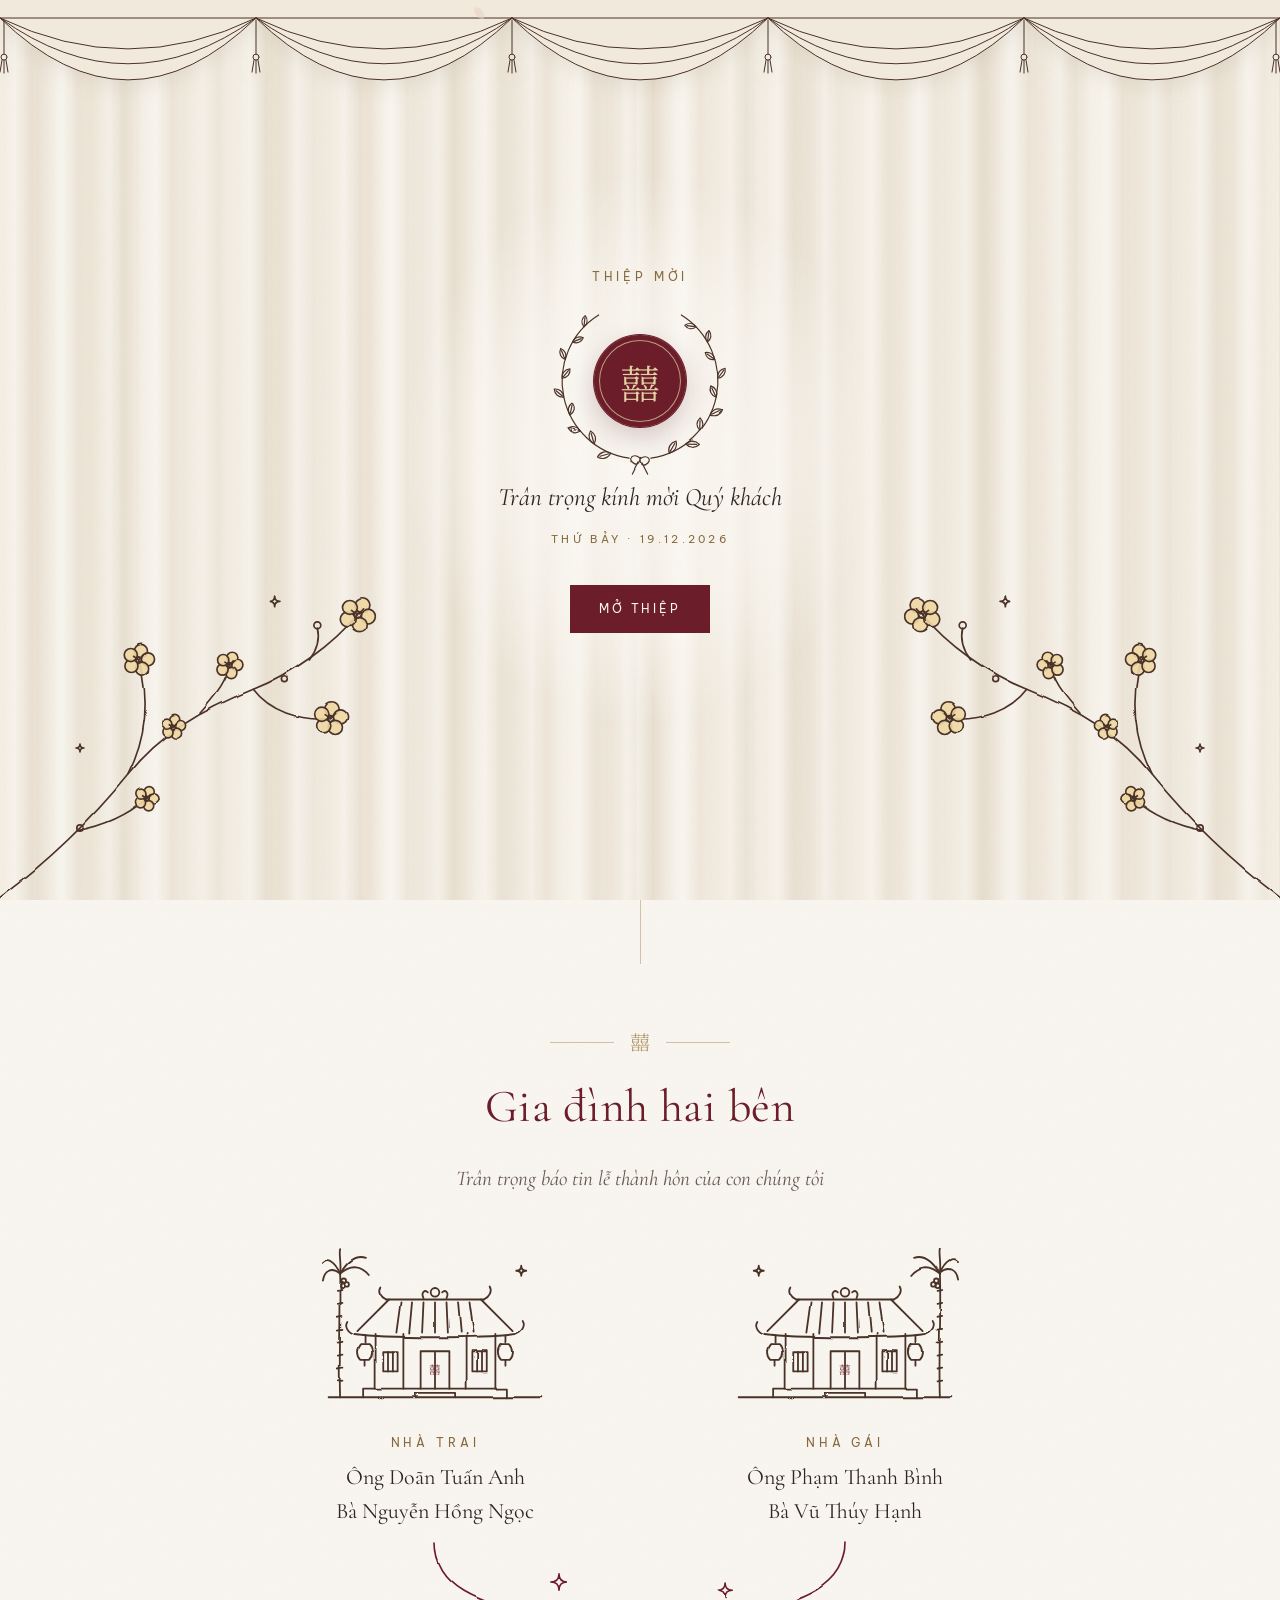
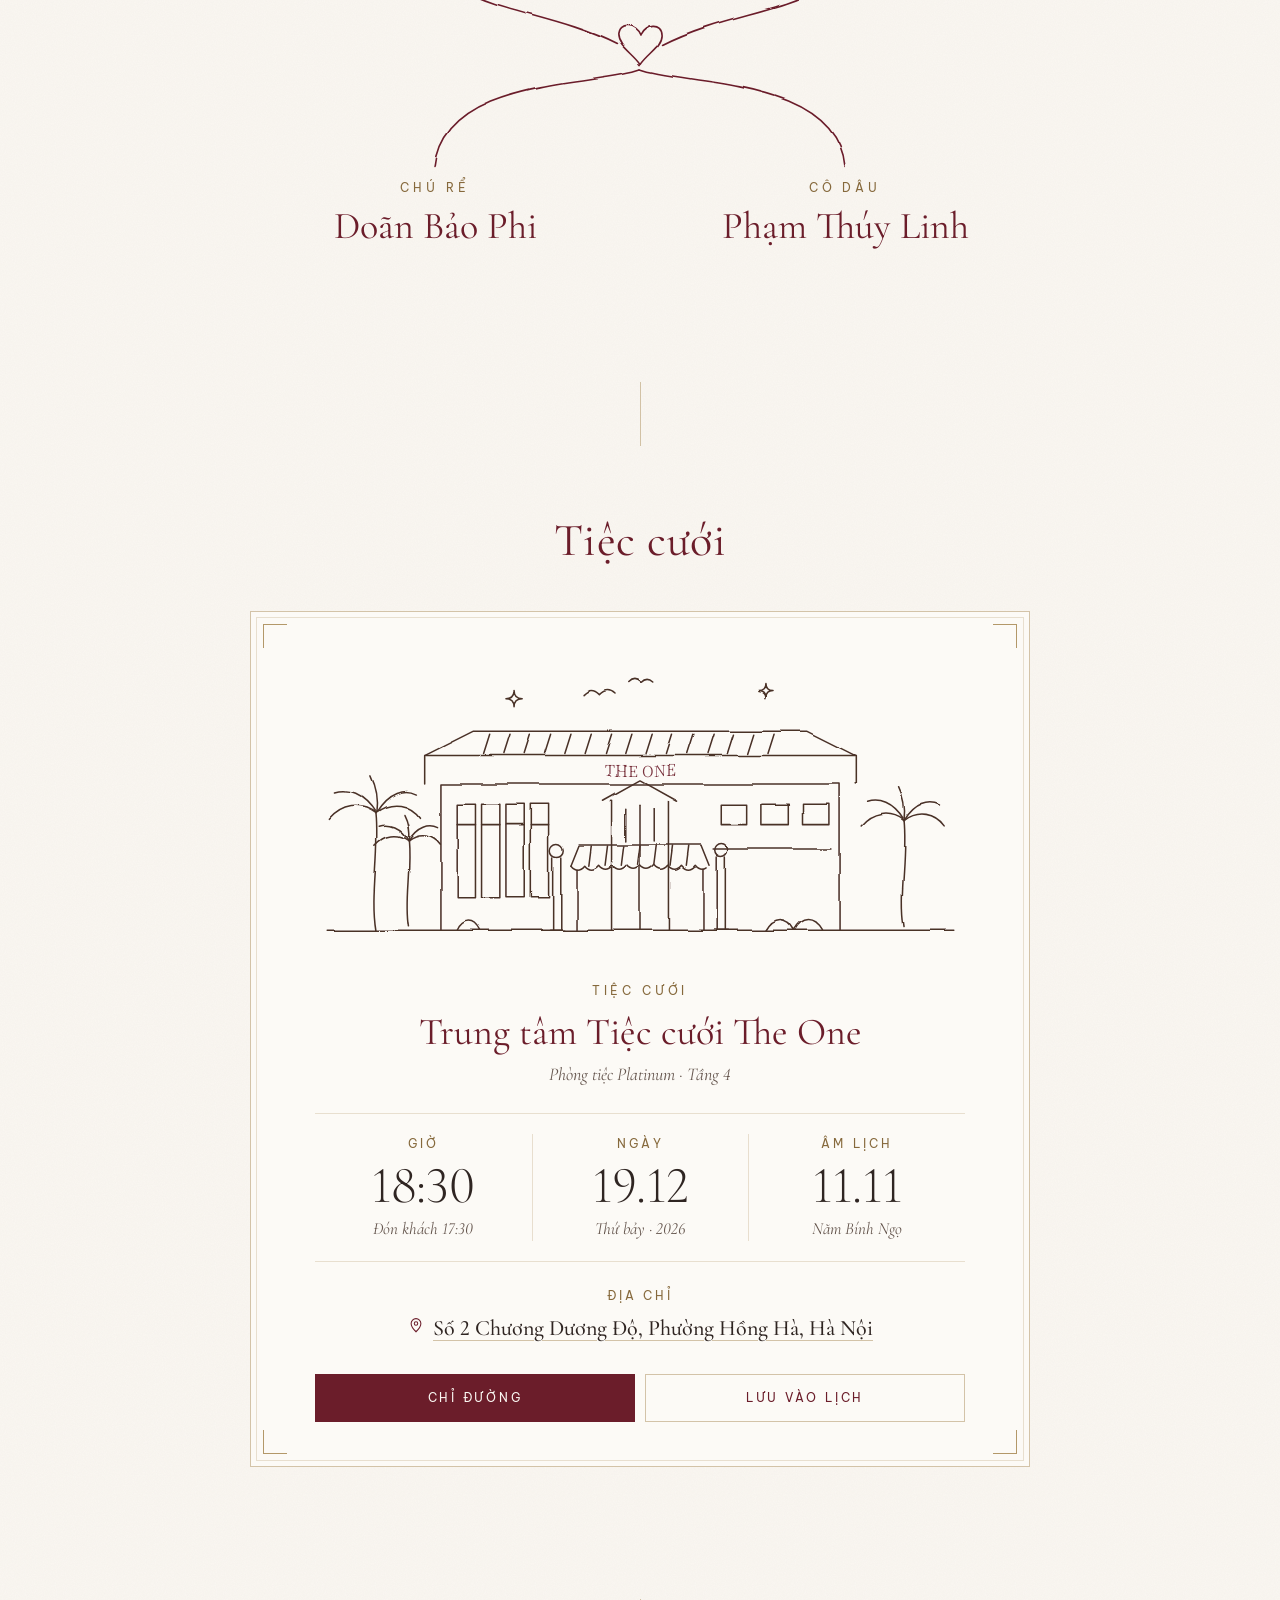
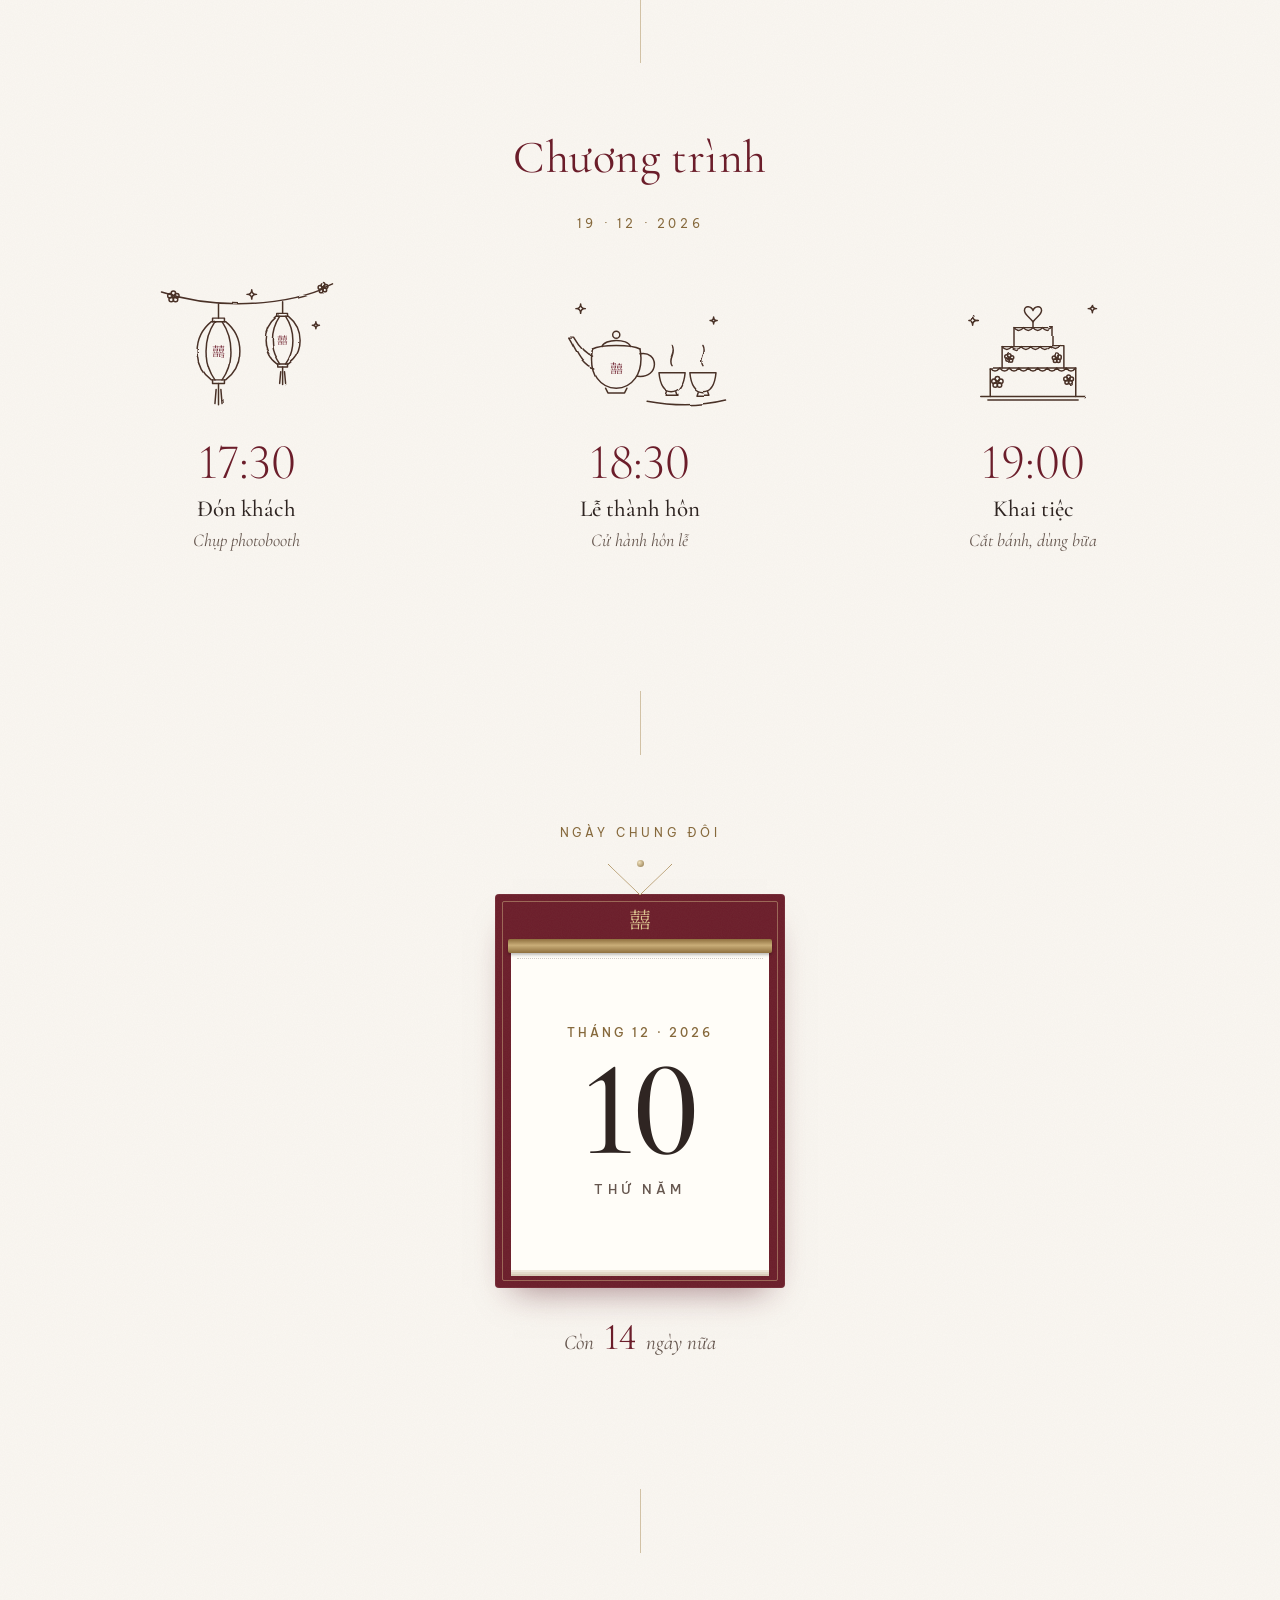
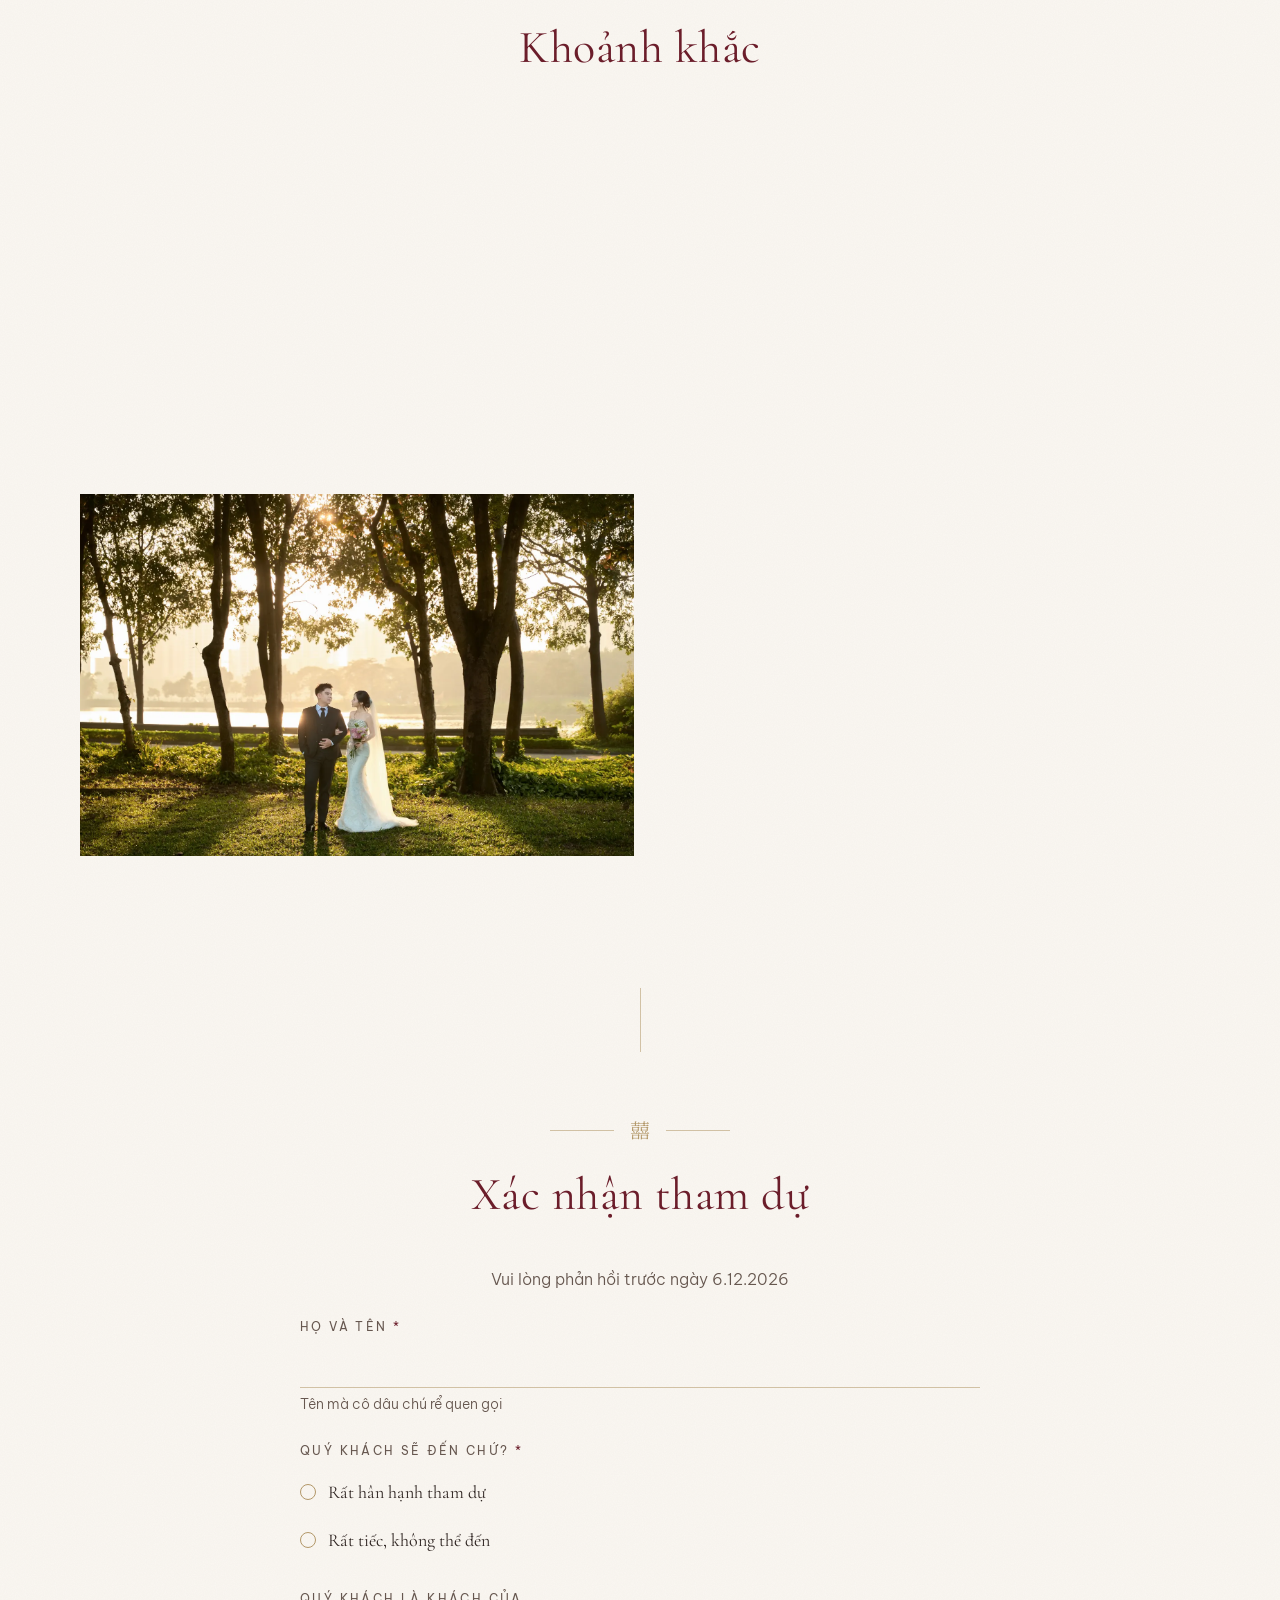
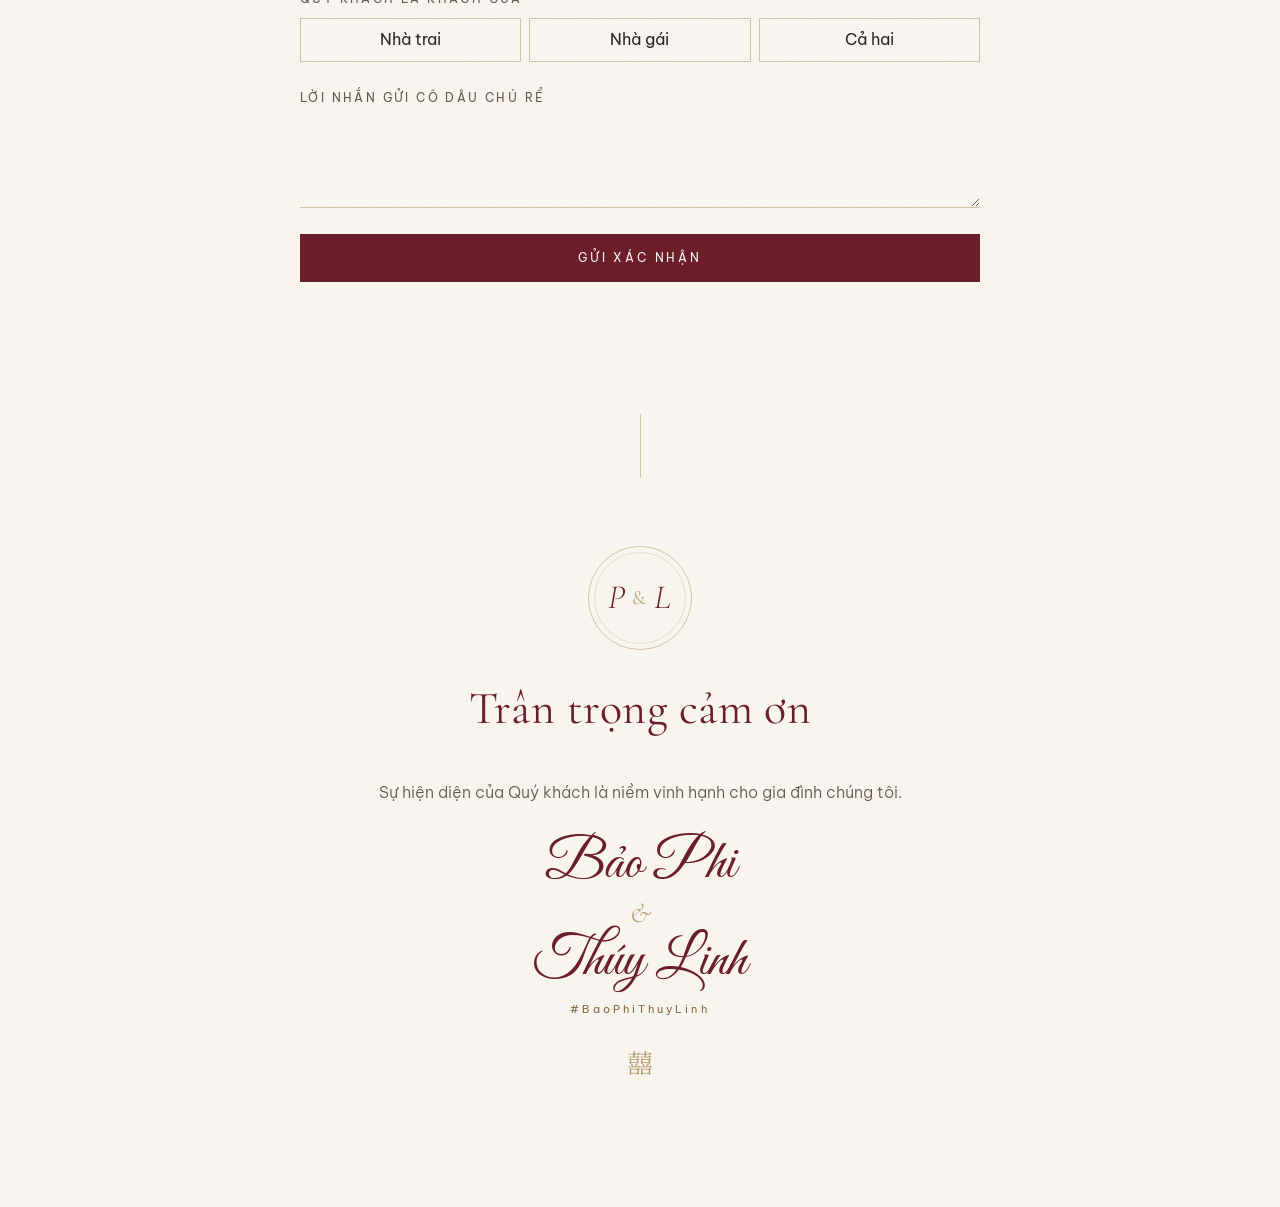
<file: index.html>
<!doctype html>
<html lang="vi">
<head>
  <meta charset="utf-8">
  <meta name="viewport" content="width=device-width, initial-scale=1, viewport-fit=cover">
  <title>Bảo Phi &amp; Thúy Linh · 19.12.2026</title>
  <meta name="description" content="Trân trọng kính mời Quý khách đến dự tiệc cưới của Bảo Phi &amp; Thúy Linh · 18:30, Thứ Bảy 19.12.2026 · Trung tâm Tiệc cưới The One, Hà Nội">
  <meta name="theme-color" content="#FAF7F2">

  <!-- Link preview (Zalo, Messenger, Facebook). Change these URLs if the domain changes.
       og:image must be an absolute https URL for Zalo and Facebook to show it. -->
  <meta property="og:type" content="website">
  <meta property="og:title" content="Bảo Phi &amp; Thúy Linh · 19.12.2026">
  <meta property="og:description" content="Trân trọng kính mời Quý khách đến dự tiệc cưới của gia đình chúng tôi · 18:30, Thứ Bảy 19.12.2026 · The One, Hà Nội.">
  <meta property="og:url" content="https://phi-linh.xyz/">
  <meta property="og:image" content="https://phi-linh.xyz/assets/images/og-preview.jpg">
  <meta property="og:image:width" content="1200">
  <meta property="og:image:height" content="630">
  <meta property="og:locale" content="vi_VN">
  <meta name="twitter:card" content="summary_large_image">
  <link rel="icon" href="assets/images/favicon.svg" type="image/svg+xml">

  <link rel="preconnect" href="https://fonts.googleapis.com">
  <link rel="preconnect" href="https://fonts.gstatic.com" crossorigin>
  <link rel="stylesheet" href="https://fonts.googleapis.com/css2?family=Be+Vietnam+Pro:wght@300;400;500&family=Cormorant+Garamond:ital,wght@0,300;0,400;0,500;1,400&family=Great+Vibes&display=swap">
  <!-- Song Hỷ glyph only: the text= parameter keeps this font download to a few KB. -->
  <link rel="stylesheet" href="https://fonts.googleapis.com/css2?family=Noto+Serif+TC:wght@300&text=%E5%9B%8D&display=swap">
  <link rel="stylesheet" href="assets/css/style.css?v=1792950000">
</head>
<body class="is-locked">

  <!-- Line-art symbols reused across the page -->
  <svg width="0" height="0" style="position:absolute" aria-hidden="true">
    <!-- Slight wobble so the sketches look drawn with a pen -->
    <filter id="hand" x="-5%" y="-5%" width="110%" height="110%">
      <feTurbulence type="fractalNoise" baseFrequency=".035" numOctaves="2" seed="7"/>
      <feDisplacementMap in="SourceGraphic" scale="2.2" xChannelSelector="R" yChannelSelector="G"/>
    </filter>
    <symbol id="mai" viewBox="0 0 40 40">
      <g fill="none" stroke="currentColor" stroke-width=".8" stroke-linecap="round">
        <path d="M20 19c-3-4-3-9 0-12 3 3 3 8 0 12z"/>
        <path d="M20 19c-3-4-3-9 0-12 3 3 3 8 0 12z" transform="rotate(72 20 20)"/>
        <path d="M20 19c-3-4-3-9 0-12 3 3 3 8 0 12z" transform="rotate(144 20 20)"/>
        <path d="M20 19c-3-4-3-9 0-12 3 3 3 8 0 12z" transform="rotate(216 20 20)"/>
        <path d="M20 19c-3-4-3-9 0-12 3 3 3 8 0 12z" transform="rotate(288 20 20)"/>
        <circle cx="20" cy="20" r="1.6"/>
      </g>
    </symbol>
    <symbol id="sprig" viewBox="0 0 120 40">
      <g fill="none" stroke="currentColor" stroke-width=".7" stroke-linecap="round">
        <path d="M2 30c30-2 60-10 116-26"/>
        <path d="M34 26c2-6 6-9 11-10"/><path d="M62 19c1-6 5-10 10-11"/><path d="M88 12c2-4 5-6 9-7"/>
        <path d="M44 25c4 3 9 4 14 2"/><path d="M74 17c4 3 8 3 12 1"/>
      </g>
      <use href="#mai" x="40" y="6" width="14" height="14"/>
      <use href="#mai" x="70" y="0" width="11" height="11"/>
      <use href="#mai" x="98" y="-2" width="9" height="9"/>
    </symbol>
  </svg>

  <!-- ============ COVER ============ -->
  <!-- Two fabric drapes. main.js animates them: closed → tied back → off screen. -->
  <div class="cover" id="cover" role="dialog" aria-modal="true" aria-labelledby="cover-greeting">
    <div class="drape drape--left" aria-hidden="true"><div class="drape__rim"></div><div class="drape__cloth"></div><div class="drape__tie"></div></div>
    <div class="drape drape--right" aria-hidden="true"><div class="drape__rim"></div><div class="drape__cloth"></div><div class="drape__tie"></div></div>
    <div class="cover__flora cover__flora--left is-visible" aria-hidden="true"></div>
    <div class="cover__flora cover__flora--right is-visible" aria-hidden="true"></div>
    <div class="cover__valance is-visible" id="valance" aria-hidden="true"></div>
    <canvas class="cover__petals" id="petals" aria-hidden="true"></canvas>
    <div class="cover__content">
      <p class="kicker" data-i18n="coverKicker">Thiệp mời</p>
      <div class="seal-wrap" aria-hidden="true">
        <div class="cover__wreath is-visible" id="wreath"></div>
        <div class="seal"><span class="hy">囍</span></div>
      </div>
      <h1 class="cover__greeting" id="cover-greeting" data-i18n="coverGreeting">Trân trọng kính mời Quý khách</h1>
      <p class="cover__date" id="cover-date"></p>
      <button class="btn btn--solid cover__open" id="open-invite" type="button" data-i18n="coverOpen">Mở thiệp</button>
    </div>
  </div>

  <!-- ============ FLOATING CONTROLS ============ -->
  <div class="controls" id="controls" hidden>
    <div class="lang" role="group" aria-label="Language / Ngôn ngữ">
      <button type="button" data-lang="vi" aria-pressed="true">VI</button>
      <button type="button" data-lang="en" aria-pressed="false">EN</button>
    </div>
  </div>
  <button class="music" id="music" type="button" aria-pressed="false" hidden>
    <svg viewBox="0 0 24 24" aria-hidden="true"><path class="music__note" d="M9 18V6l10-2v12"/><circle cx="6.5" cy="18" r="2.5"/><circle cx="16.5" cy="16" r="2.5"/></svg>
    <span class="sr-only" data-music-label></span>
  </button>

  <main class="card" id="main">

    <!-- ============ HERO ============ -->
    <section class="hero section" aria-labelledby="hero-names">
      <svg class="hero__sprig" aria-hidden="true"><use href="#sprig"/></svg>
      <p class="kicker reveal" data-i18n="heroKicker">Lễ thành hôn</p>
      <div class="hero__photo reveal reveal--left" id="hero-photo"></div>
      <h2 class="hero__names script reveal" id="hero-names" data-names></h2>
      <p class="hero__lead reveal" data-i18n="heroLead">Trân trọng kính mời Quý khách đến dự tiệc cưới của gia đình chúng tôi</p>
      <div class="date reveal" id="hero-date"></div>
      <p class="hero__lunar reveal" id="hero-lunar"></p>
      <blockquote class="hero__quote reveal" id="hero-quote"></blockquote>
    </section>

    <!-- ============ FAMILY ============ -->
    <section class="family section" aria-labelledby="family-title">
      <div class="divider reveal"><span class="hy">囍</span></div>
      <h2 class="title reveal" id="family-title" data-i18n="familyTitle">Gia đình hai bên</h2>
      <p class="family__intro reveal" data-i18n="familyIntro">Trân trọng báo tin lễ thành hôn của con chúng tôi</p>
      <!-- Two houses, a red thread (tơ hồng) from each, tied in a heart between the couple -->
      <div class="family__tree">
        <div class="family__grid" id="family"></div>
        <div class="family__thread reveal" id="family-thread"></div>
        <div class="family__couple" id="couple"></div>
      </div>
    </section>

    <!-- ============ EVENTS ============ -->
    <section class="events section" aria-labelledby="events-title">
      <h2 class="title reveal" id="events-title" data-i18n="eventsTitle">Lễ cưới</h2>
      <div class="events__list" id="events"></div>
    </section>

    <!-- ============ PROGRAM (sketches) ============ -->
    <section class="program section" id="program-section" aria-labelledby="program-title">
      <h2 class="title reveal" id="program-title" data-i18n="programTitle">Chương trình</h2>
      <p class="program__date reveal" id="program-date"></p>
      <ol class="program__list" id="program"></ol>
    </section>

    <!-- ============ DATE (calendar.style in config.js: 'bloc' tear-off or 'page' month; ?cal= overrides) ============ -->
    <section class="when section" aria-labelledby="when-title">
      <p class="kicker reveal" id="when-title" data-i18n="whenTitle">Ngày chung đôi</p>
      <div class="when reveal" id="when"></div>
      <p class="when__left reveal" id="when-left"></p>
    </section>

    <!-- ============ ALBUM (self-contained: assets/js/album.js + .album styles) ============ -->
    <section class="section" aria-labelledby="album-title">
      <h2 class="title reveal" id="album-title" data-i18n="albumTitle">Khoảnh khắc</h2>
      <div class="album reveal" id="album"></div>
    </section>

    <!-- ============ STORY ============ -->
    <section class="story section" id="story-section" aria-labelledby="story-title">
      <h2 class="title reveal" id="story-title" data-i18n="storyTitle">Chuyện chúng mình</h2>
      <ol class="story__list" id="story"></ol>
    </section>

    <!-- ============ GIFT ============ -->
    <section class="gift section" id="gift-section" aria-labelledby="gift-title">
      <div class="gift__art reveal" id="gift-art"></div>
      <h2 class="title reveal" id="gift-title" data-i18n="giftTitle">Mừng cưới</h2>
      <p class="muted reveal" data-i18n="giftIntro"></p>
      <button class="btn btn--ghost reveal" id="gift-toggle" type="button" aria-expanded="false" aria-controls="gift-panel" data-i18n="giftToggleOpen">Xem thông tin</button>
      <div class="gift__panel" id="gift-panel" hidden></div>
    </section>

    <!-- ============ RSVP ============ -->
    <section class="rsvp section" id="rsvp" aria-labelledby="rsvp-title">
      <div class="divider reveal"><span class="hy">囍</span></div>
      <h2 class="title reveal" id="rsvp-title" data-i18n="rsvpTitle">Xác nhận tham dự</h2>
      <p class="muted reveal" id="rsvp-deadline"></p>

      <form class="form reveal" id="rsvp-form" novalidate>
        <!-- Honeypot: display:none, so people and browser autofill never fill it; simple bots do -->
        <div class="hp" aria-hidden="true">
          <label for="f-hp">Leave empty</label>
          <input id="f-hp" name="hp_check" type="text" tabindex="-1" autocomplete="off">
        </div>

        <div class="field">
          <label for="f-name"><span data-i18n="fName">Họ và tên</span> <span class="req" aria-hidden="true">*</span></label>
          <input id="f-name" name="name" type="text" autocomplete="name" maxlength="80" required aria-describedby="f-name-hint f-name-err">
          <small id="f-name-hint" class="hint" data-i18n="fNameHint"></small>
          <small id="f-name-err" class="err" role="alert"></small>
        </div>

        <fieldset class="field">
          <legend><span data-i18n="fAttending">Quý khách sẽ đến chứ?</span> <span class="req" aria-hidden="true">*</span></legend>
          <div class="choices choices--stack">
            <label class="choice"><input type="radio" name="attending" value="yes" required><span data-i18n="yes"></span></label>
            <label class="choice"><input type="radio" name="attending" value="no"><span data-i18n="no"></span></label>
          </div>
          <small id="f-attending-err" class="err" role="alert"></small>
        </fieldset>

        <div class="attend-only" id="attend-only" hidden>
          <fieldset class="field">
            <legend data-i18n="fGuests">Số người tham dự</legend>
            <div class="choices choices--row">
              <label class="choice choice--pill"><input type="radio" name="guests" value="1" checked><span>1</span></label>
              <label class="choice choice--pill"><input type="radio" name="guests" value="2"><span>2</span></label>
              <label class="choice choice--pill"><input type="radio" name="guests" value="3"><span>3</span></label>
              <label class="choice choice--pill"><input type="radio" name="guests" value="other"><span data-i18n="other"></span></label>
            </div>
            <div class="field field--inline" id="guests-other-wrap" hidden>
              <label for="f-guests-other" data-i18n="fGuestsOther">Số người</label>
              <input id="f-guests-other" name="guestsOther" type="number" inputmode="numeric" min="1" max="20" aria-describedby="f-guests-err">
            </div>
            <small id="f-guests-err" class="err" role="alert"></small>
          </fieldset>

          <fieldset class="field" id="events-field">
            <legend data-i18n="fEvents">Quý khách sẽ dự</legend>
            <div class="choices choices--stack" id="f-events"></div>
            <small id="f-events-err" class="err" role="alert"></small>
          </fieldset>
        </div>

        <fieldset class="field">
          <legend data-i18n="fSide">Quý khách là khách của</legend>
          <div class="choices choices--row">
            <label class="choice choice--pill"><input type="radio" name="side" value="groom"><span data-i18n="sideGroom"></span></label>
            <label class="choice choice--pill"><input type="radio" name="side" value="bride"><span data-i18n="sideBride"></span></label>
            <label class="choice choice--pill"><input type="radio" name="side" value="both"><span data-i18n="sideBoth"></span></label>
          </div>
        </fieldset>

        <div class="field attend-only-diet" id="diet-wrap" hidden>
          <label for="f-diet" data-i18n="fDiet">Lưu ý ăn uống</label>
          <input id="f-diet" name="dietary" type="text" maxlength="200" data-i18n-placeholder="fDietHint">
        </div>

        <div class="field">
          <label for="f-message" data-i18n="fMessage">Lời nhắn</label>
          <textarea id="f-message" name="message" rows="3" maxlength="1000"></textarea>
        </div>

        <p class="form__error" id="form-error" role="alert"></p>
        <button class="btn btn--solid btn--block" id="rsvp-submit" type="submit" data-i18n="submit">Gửi xác nhận</button>
        <p class="form__demo" id="form-demo" hidden data-i18n="demoNote"></p>
      </form>

      <div class="thanks" id="rsvp-thanks" hidden tabindex="-1">
        <div class="seal seal--small" aria-hidden="true"><span class="hy">囍</span></div>
        <p class="thanks__text" id="thanks-text"></p>
        <button class="btn btn--ghost" id="rsvp-edit" type="button" data-i18n="edit">Sửa câu trả lời</button>
      </div>
    </section>

    <!-- ============ CLOSING ============ -->
    <footer class="closing section">
      <div class="monogram reveal" id="monogram" aria-hidden="true"></div>
      <h2 class="title reveal" data-i18n="closingTitle">Trân trọng cảm ơn</h2>
      <p class="muted reveal" data-i18n="closingText"></p>
      <p class="closing__names script reveal" data-names></p>
      <p class="closing__tag reveal" id="hashtag"></p>
      <span class="hy closing__hy reveal" aria-hidden="true">囍</span>
    </footer>
  </main>

  <audio id="bgm" preload="none" loop></audio>

  <noscript><p class="noscript">Vui lòng bật JavaScript để xem thiệp. / Please enable JavaScript to view this invitation.</p></noscript>

  <script src="config.js?v=1792950000"></script>
  <script src="assets/js/album.js?v=1792950000"></script>
  <script src="assets/js/sketches.js?v=1792950000"></script>
  <script src="assets/js/main.js?v=1792950000"></script>
</body>
</html>
</file>
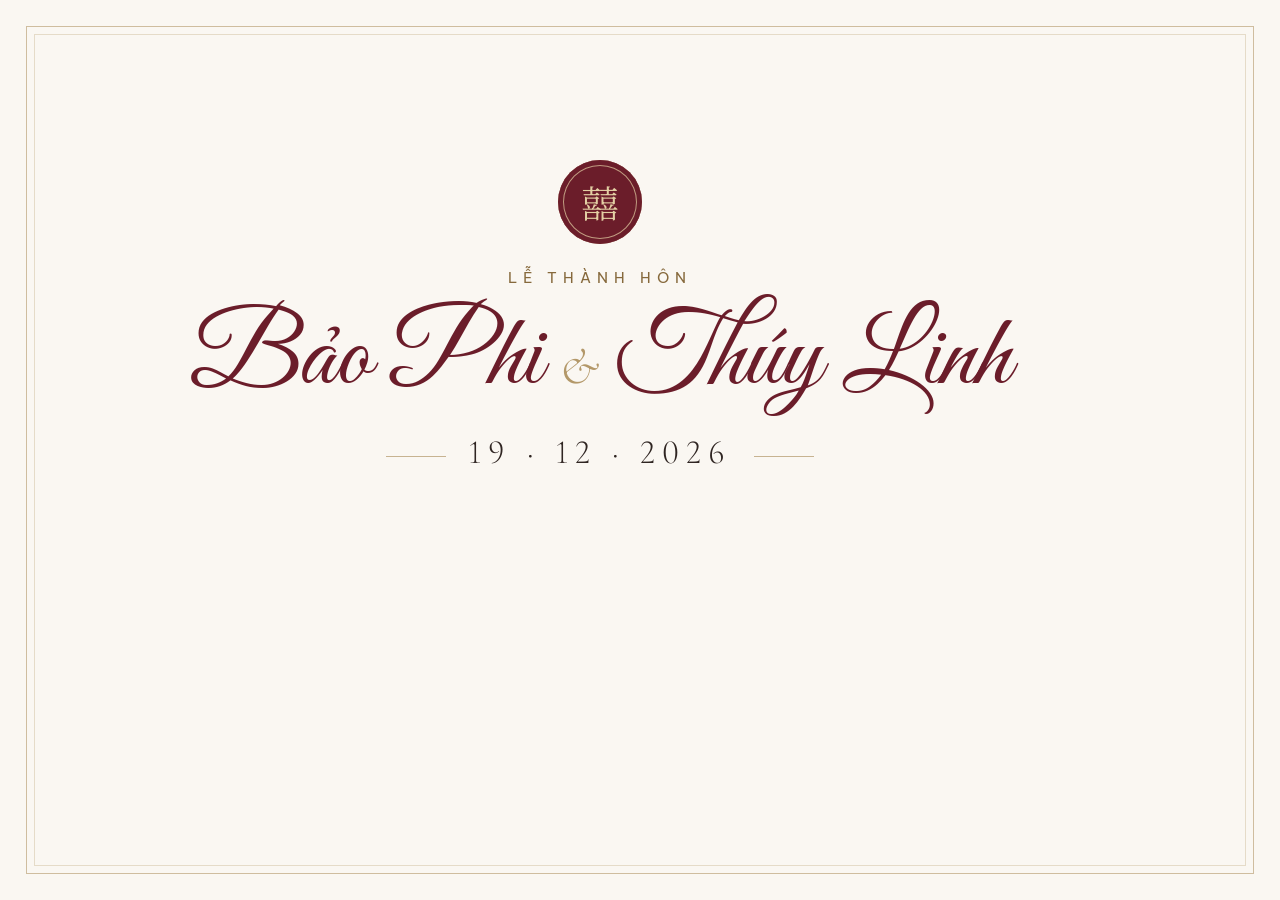
<file: tools/og-preview.html>
<!doctype html>
<!-- Source for assets/images/og-preview.jpg (1200×630). Edit, then re-render:
     "/Applications/Google Chrome.app/Contents/MacOS/Google Chrome" --headless --hide-scrollbars \
       --window-size=1200,630 --screenshot=og.png tools/og-preview.html
     and convert og.png to JPG (e.g. with squoosh.app). Or replace the JPG with a real photo. -->
<html lang="vi"><head><meta charset="utf-8">
<link rel="stylesheet" href="https://fonts.googleapis.com/css2?family=Be+Vietnam+Pro:wght@300;400&family=Cormorant+Garamond:ital,wght@0,300;0,400;1,400&family=Great+Vibes&display=block">
<link rel="stylesheet" href="https://fonts.googleapis.com/css2?family=Noto+Serif+TC:wght@300&text=%E5%9B%8D&display=block">
<style>
  html, body { margin: 0; width: 1200px; height: 630px; overflow: hidden; }
  body { background: #FAF7F2; display: grid; place-items: center; font-family: 'Cormorant Garamond', serif; color: #2F2522; font-feature-settings: "lnum" 1; }
  .frame { position: absolute; inset: 26px; border: 1px solid rgba(179,152,105,.6); }
  .frame::after { content: ''; position: absolute; inset: 7px; border: 1px solid rgba(179,152,105,.3); }
  .wrap { text-align: center; position: relative; }
  .seal { width: 84px; height: 84px; margin: 0 auto 26px; border-radius: 50%; background: #6B1D2A; color: #E3CFA4; display: grid; place-items: center;
          box-shadow: inset 0 0 0 5px #6B1D2A, inset 0 0 0 6px rgba(227,207,164,.7); font: 300 38px/1 'Noto Serif TC', serif; }
  .kicker { font: 400 15px/1 'Be Vietnam Pro', sans-serif; letter-spacing: .4em; text-transform: uppercase; color: #86693C; margin: 0 0 20px; }
  .names { font: 400 104px/1.05 'Great Vibes', cursive; color: #6B1D2A; margin: 0; }
  .names span { font: italic 300 52px/1 'Cormorant Garamond', serif; color: #B39869; margin: 0 18px; }
  .date { margin: 22px 0 0; font: 300 34px/1 'Cormorant Garamond', serif; letter-spacing: .2em; color: #2F2522; font-feature-settings: "lnum" 1; }
  .rule { display: inline-block; width: 60px; height: 1px; background: rgba(179,152,105,.7); vertical-align: middle; margin: 0 22px; }
</style></head>
<body>
  <div class="frame"></div>
  <div class="wrap">
    <div class="seal">囍</div>
    <p class="kicker">Lễ thành hôn</p>
    <h1 class="names">Bảo Phi<span>&amp;</span>Thúy Linh</h1>
    <p class="date"><span class="rule"></span>19 · 12 · 2026<span class="rule"></span></p>
  </div>
</body></html>
</file>
<file: assets/css/style.css>
/* =====================================================================
   Wedding invitation · Bảo Phi & Thúy Linh
   Mobile-first. Colors and fonts live in :root tokens.
   ===================================================================== */

:root {
  color-scheme: light;

  --ivory: #FAF7F2;
  --paper: #FCFAF6;
  --champagne: #F2EBDF;
  --ink: #2F2522;
  --ink-soft: #66574F;
  --burgundy: #6B1D2A;
  --burgundy-deep: #531521;
  --gold: #B39869;
  --gold-text: #86693C;     /* gold dark enough for small text (AA on ivory) */
  --gold-line: rgba(179, 152, 105, .55);
  --gold-faint: rgba(179, 152, 105, .28);
  --desk: #EDE5D8;

  --serif: 'Cormorant Garamond', 'Times New Roman', serif;
  --script: 'Great Vibes', 'Cormorant Garamond', cursive;
  --sans: 'Be Vietnam Pro', system-ui, -apple-system, 'Segoe UI', sans-serif;
  --hy: 'Noto Serif TC', 'Songti TC', 'PMingLiU', serif;

  --ease: cubic-bezier(.22, .61, .36, 1);
  --ease-door: cubic-bezier(.7, 0, .25, 1);
  --card: 560px;
  --pad: 28px;

  /* Fine paper grain, inline so it costs no request */
  --grain: url("data:image/svg+xml,%3Csvg xmlns='http://www.w3.org/2000/svg' width='160' height='160'%3E%3Cfilter id='n'%3E%3CfeTurbulence type='fractalNoise' baseFrequency='.9' numOctaves='2' stitchTiles='stitch'/%3E%3CfeColorMatrix values='0 0 0 0 .45 0 0 0 0 .38 0 0 0 0 .28 0 0 0 .06 0'/%3E%3C/filter%3E%3Crect width='160' height='160' filter='url(%23n)'/%3E%3C/svg%3E");
}

*, *::before, *::after { box-sizing: border-box; }

html { -webkit-text-size-adjust: 100%; scroll-behavior: smooth; }

body {
  margin: 0;
  background: var(--ivory) var(--grain);
  color: var(--ink);
  font: 300 16px/1.75 var(--sans);
  -webkit-font-smoothing: antialiased;
  text-rendering: optimizeLegibility;
}
/* Lining numerals everywhere: Cormorant defaults to old-style digits (a 3 and 9 that drop below the line,
   a 1 like a small "I"), which older guests find hard to read. Every `font:` shorthand resets
   font-variant-numeric, so this needs !important to survive them. */
*, *::before, *::after { font-variant-numeric: lining-nums !important; }
body.is-locked { overflow: hidden; height: 100%; }

img { display: block; max-width: 100%; }
button, input, textarea { font: inherit; color: inherit; }
button { cursor: pointer; }
a { color: inherit; }
[hidden] { display: none !important; }

.sr-only {
  position: absolute; width: 1px; height: 1px; overflow: hidden;
  clip: rect(0 0 0 0); white-space: nowrap; margin: -1px;
}

:focus-visible { outline: 1px solid var(--burgundy); outline-offset: 3px; }

/* ---------- Type ---------- */
.kicker {
  margin: 0 0 18px;
  font: 400 12px/1.6 var(--sans);
  letter-spacing: .32em;
  text-transform: uppercase;
  color: var(--gold-text);
}
.title {
  margin: 0 0 28px;
  font: 400 34px/1.15 var(--serif);
  color: var(--burgundy);
  letter-spacing: .01em;
}
.script {
  font-family: var(--script);
  font-weight: 400;
  color: var(--burgundy);
  line-height: 1.15;
}
.muted { color: var(--ink-soft); margin: 0 auto 24px; max-width: 34em; }
.hy { font-family: var(--hy); font-weight: 300; line-height: 1; }

/* ---------- Buttons ---------- */
.btn {
  display: inline-flex; align-items: center; justify-content: center; gap: 10px;
  min-height: 48px; padding: 0 28px;
  border: 1px solid var(--burgundy); border-radius: 0;
  font: 400 11.5px/1 var(--sans); letter-spacing: .24em; text-transform: uppercase;
  text-decoration: none;
  transition: background-color .4s var(--ease), color .4s var(--ease), border-color .4s var(--ease);
}
.btn--solid { background: var(--burgundy); color: var(--ivory); }
.btn--solid:hover { background: var(--burgundy-deep); }
.btn--ghost { background: transparent; color: var(--burgundy); border-color: var(--gold-line); }
.btn--ghost:hover { border-color: var(--burgundy); }
.btn--block { width: 100%; }
.btn[disabled] { opacity: .6; cursor: default; }

/* ---------- Ornaments ---------- */
.divider {
  display: flex; align-items: center; justify-content: center; gap: 16px;
  margin: 0 auto 28px; color: var(--gold);
}
.divider::before, .divider::after {
  content: ''; width: 64px; height: 1px; background: var(--gold-line);
}
.divider .hy { font-size: 20px; }

.seal {
  display: grid; place-items: center;
  width: 92px; height: 92px; border-radius: 50%;
  background: var(--burgundy);
  color: #E3CFA4;
  box-shadow: 0 0 0 1px var(--burgundy), inset 0 0 0 5px var(--burgundy), inset 0 0 0 6px rgba(227, 207, 164, .7), 0 10px 28px rgba(83, 21, 33, .22);
}
.seal .hy { font-size: 40px; transform: translateY(1px); }
.seal--small { width: 64px; height: 64px; margin: 0 auto 20px; }
.seal--small .hy { font-size: 28px; }

/* =====================================================================
   COVER: two ivory drapes (animated in main.js)
   ===================================================================== */
.cover {
  position: fixed; inset: 0; z-index: 50;
  display: grid; place-items: center;
  overflow: hidden;
}
.cover.is-leaving { pointer-events: none; }
.cover.is-gone { display: none; }

.drape { position: absolute; top: 0; bottom: 0; width: 50.2%; will-change: transform; }
.drape--left { left: 0; }
.drape--right { right: 0; }
.drape__rim, .drape__cloth { position: absolute; inset: 0; }
.drape__rim { background: #D6C4A4; }
/* Soft folds: two fold rhythms at different widths so the cloth never looks striped */
.drape__cloth {
  background-color: #F5EFE4;
  background-image:
    repeating-linear-gradient(90deg, rgba(255,255,255,0) 0, rgba(255,255,255,.38) 15px, rgba(150,120,80,.05) 31px, rgba(255,255,255,0) 47px),
    repeating-linear-gradient(90deg, rgba(150,120,80,0) 0, rgba(150,120,80,.05) 38px, rgba(255,255,255,.2) 61px, rgba(150,120,80,0) 83px),
    repeating-linear-gradient(90deg, rgba(150,120,80,0) 0, rgba(150,120,80,.05) 90px, rgba(150,120,80,0) 191px),
    var(--grain);
  background-size: 47px 100%, 83px 100%, 191px 100%, 160px 160px;
}
.drape--right .drape__cloth { background-position: right top, right top, right top, 0 0; }

.cover__valance {
  position: absolute; top: 0; left: 0; right: 0; z-index: 1; overflow: hidden;
  color: var(--gold-text);
  filter: drop-shadow(0 6px 10px rgba(120, 95, 60, .10));
  transition: transform 1.1s cubic-bezier(.55, 0, .2, 1) 2.6s, opacity 1.1s var(--ease) 2.6s;
}
.cover__valance .sketch { width: 100%; height: 100%; }
.valance__fill path { fill: #F1E9DC; stroke: none; opacity: 0; animation: fade-in 1.2s var(--ease) .2s forwards; }
.sketch--valance .ln { animation-delay: calc(var(--i, 0) * 30ms + .3s); }
@keyframes fade-in { to { opacity: 1; } }
.cover.is-opening .cover__valance { transform: translateY(-105%); opacity: 0; }
.cover__date { margin: -24px 0 36px; font: 400 11px/1.6 var(--sans); letter-spacing: .3em; text-transform: uppercase; color: var(--gold-text); }

.cover__petals { position: absolute; inset: 0; width: 100%; height: 100%; z-index: 2; pointer-events: none; }

.cover__content {
  position: relative; z-index: 3;
  display: flex; flex-direction: column; align-items: center;
  padding: 56px 36px;
  text-align: center;
  transition: opacity .6s var(--ease), transform .8s var(--ease);
}
.cover__content::before { /* quiet halo so the text sits on calm cloth */
  content: ''; position: absolute; inset: -40px -60px; z-index: -1;
  background: radial-gradient(closest-side, rgba(250,247,242,.92), rgba(250,247,242,.6) 60%, rgba(250,247,242,0));
}
.seal-wrap { position: relative; display: grid; place-items: center; width: 190px; height: 190px; margin: -18px 0 4px; }
.cover__wreath { position: absolute; inset: 0; color: var(--gold-text); }
.cover__wreath .sketch { width: 100%; height: 100%; }

/* Hồng mai branches growing in from the bottom corners */
.cover__flora { position: absolute; bottom: 0; z-index: 1; width: clamp(160px, 46vw, 400px); color: #4A3128; pointer-events: none; transition: opacity .6s var(--ease); }
.cover__flora--left { left: 0; }
.cover__flora--right { right: 0; transform: scaleX(-1); }
.cover.is-opening .cover__flora { opacity: 0; }
.sketch .petal { fill: #EED7A2; fill-opacity: 0; }
.is-visible .sketch .petal.ln { animation: draw 1.5s cubic-bezier(.45, .05, .3, 1) calc(var(--i, 0) * 45ms + .25s) forwards, petal 1.2s var(--ease) calc(var(--i, 0) * 45ms + 1.2s) forwards; }
@keyframes petal { to { fill-opacity: .9; } }

/* Rope tiebacks: drawn on each drape once it is gathered */
.drape__tie { position: absolute; top: 60%; width: max(15%, 54px); color: var(--gold-text); opacity: 0; transform: translateY(-42%); transition: opacity .4s var(--ease); }
.drape--left .drape__tie { left: 0; }
.drape--right .drape__tie { right: 0; transform: translateY(-42%) scaleX(-1); }
.drape__tie.is-visible { opacity: 1; }
.drape__tie .ln { animation-duration: .8s !important; animation-delay: calc(var(--i, 0) * 60ms) !important; }
.cover__greeting {
  margin: 0 0 40px;
  font: italic 400 25px/1.4 var(--serif);
  color: var(--ink);
}
.cover.is-opening .cover__content { opacity: 0; transform: translateY(-8px) scale(.98); }

/* =====================================================================
   FLOATING CONTROLS
   ===================================================================== */
.controls {
  position: fixed; z-index: 40;
  top: max(12px, env(safe-area-inset-top)); right: 12px;
}
.lang {
  display: flex;
  background: rgba(250, 247, 242, .88);
  border: 1px solid var(--gold-line);
  -webkit-backdrop-filter: blur(6px); backdrop-filter: blur(6px);
}
.lang button {
  min-width: 44px; min-height: 44px; padding: 0 10px;
  background: none; border: 0;
  font: 400 11px/1 var(--sans); letter-spacing: .2em;
  color: var(--ink-soft);
}
.lang button[aria-pressed="true"] { color: var(--burgundy); font-weight: 500; }
.lang button + button { border-left: 1px solid var(--gold-faint); }

.music {
  position: fixed; z-index: 40;
  right: 14px; bottom: max(14px, env(safe-area-inset-bottom));
  display: grid; place-items: center;
  width: 46px; height: 46px; padding: 0; border-radius: 50%;
  background: rgba(250, 247, 242, .9);
  border: 1px solid var(--gold-line);
  color: var(--burgundy);
  -webkit-backdrop-filter: blur(6px); backdrop-filter: blur(6px);
}
.music svg { width: 20px; height: 20px; fill: none; stroke: currentColor; stroke-width: 1.2; }
.music::after { /* slash when paused */
  content: ''; position: absolute; width: 26px; height: 1px; background: currentColor;
  transform: rotate(-45deg); transition: opacity .3s;
}
.music[aria-pressed="true"]::after { opacity: 0; }

/* =====================================================================
   PAGE / CARD
   ===================================================================== */
.backdrop { display: none; }

.card {
  position: relative;
  max-width: var(--card);
  margin: 0 auto;
  overflow: hidden;
  text-align: center;
}

.section { position: relative; padding: 80px var(--pad); }
.section + .section::before { /* hairline between sections */
  content: ''; position: absolute; top: 0; left: 50%; width: 1px; height: 44px;
  background: var(--gold-line);
}

/* ---------- Hero ---------- */
.hero { padding-top: 96px; }
.hero__sprig {
  position: absolute; top: 34px; left: -12px; width: 150px; height: 50px;
  color: var(--gold); opacity: .8; transform: scaleX(-1);
}
.hero__photo {
  position: relative;
  width: 74%; max-width: 340px; aspect-ratio: 3 / 4;
  margin: 8px auto 40px;
}
.hero__photo::before { /* outer hairline arch */
  content: ''; position: absolute; inset: -9px;
  border: 1px solid var(--gold-line);
  border-radius: 999px 999px 0 0;
}
.hero__photo > * { border-radius: 999px 999px 0 0; overflow: hidden; width: 100%; height: 100%; }
.hero__photo img { object-fit: cover; }
.hero__photo .ph::after { border-radius: 999px 999px 0 0; }

.hero__names { margin: 0; font-size: clamp(46px, 13vw, 62px); }
.hero__names .amp, [data-names] .amp {
  display: block; margin: 2px 0;
  font: italic 300 .5em/1 var(--serif); color: var(--gold);
}
.hero__lead { max-width: 20em; margin: 14px auto 34px; font: italic 400 21px/1.5 var(--serif); color: var(--ink-soft); text-wrap: balance; }

.date {
  display: grid; grid-template-columns: 1fr auto 1fr; align-items: center;
  max-width: 330px; margin: 0 auto 18px;
}
.date > span { padding: 6px 0; font: 400 14px/1.4 var(--sans); letter-spacing: .2em; white-space: nowrap; text-transform: uppercase; color: var(--ink-soft); }
.date > span:first-child { border-right: 1px solid var(--gold-line); padding-right: 14px; }
.date > span:last-child { border-left: 1px solid var(--gold-line); padding-left: 14px; }
.date__big { padding: 0 14px !important; font: 300 52px/1 var(--serif) !important; letter-spacing: .02em !important; color: var(--burgundy) !important; font-variant-numeric: lining-nums !important; }
.hero__lunar { margin: 0; font: italic 400 18px/1.5 var(--serif); color: var(--ink-soft); }
.hero__quote {
  max-width: 24em; margin: 36px auto 0; padding: 22px 0 0;
  border-top: 1px solid var(--gold-faint);
  font: italic 400 19px/1.6 var(--serif); color: var(--ink);
}

/* ---------- Family ----------
   Two houses side by side, a red thread (tơ hồng) down from each,
   tied in a heart between the couple's names. */
.family__intro { max-width: 22em; margin: -14px auto 34px; font: italic 400 19px/1.5 var(--serif); color: var(--ink-soft); }
.family__tree { max-width: 820px; margin: 0 auto; }
.family__grid, .family__couple { display: grid; grid-template-columns: 1fr 1fr; }
.family__col { padding: 0 6px; }
.family__art { max-width: 150px; margin: 0 auto 12px; }
.family__col .kicker { margin-bottom: 8px; }
.family__parent { margin: 0; font: 400 18px/1.55 var(--serif); }
.family__col p.addr { margin-top: 8px; font: 300 14px/1.6 var(--sans); color: var(--ink-soft); }
.family__thread { margin: 10px 0 6px; }
.family__thread .sketch { color: var(--burgundy); }
.sketch--thread g { stroke-width: 1.5; }
.family__person { padding: 0 4px; }
.family__person .kicker { display: block; margin: 0 0 6px; }
.family__person .person { display: block; font: 400 23px/1.25 var(--serif); color: var(--burgundy); }
}

/* ---------- Events ---------- */
.events__list { display: grid; gap: 28px; }
.event {
  position: relative;
  padding: 34px 22px 32px;
  background: var(--paper);
  border: 1px solid var(--gold-line);
}
.event::before { content: ''; position: absolute; inset: 5px; border: 1px solid var(--gold-faint); pointer-events: none; }
/* Gold corner brackets, like a printed card */
.event__corner { position: absolute; width: 24px; height: 24px; border: 0 solid var(--gold); pointer-events: none; }
.event__corner:nth-of-type(1) { top: 12px; left: 12px; border-top-width: 1px; border-left-width: 1px; }
.event__corner:nth-of-type(2) { top: 12px; right: 12px; border-top-width: 1px; border-right-width: 1px; }
.event__corner:nth-of-type(3) { bottom: 12px; left: 12px; border-bottom-width: 1px; border-left-width: 1px; }
.event__corner:nth-of-type(4) { bottom: 12px; right: 12px; border-bottom-width: 1px; border-right-width: 1px; }
.event__art { margin: 0 -4px 18px; }
.event__name { margin: 0 0 10px; }
.event__venue { margin: 0 0 6px; font: 400 30px/1.2 var(--serif); color: var(--burgundy); }
.event__host { margin: 0 0 26px; font: italic 400 18px/1.4 var(--serif); color: var(--ink-soft); }
.event__facts {
  display: grid; grid-template-columns: repeat(auto-fit, minmax(0, 1fr));
  border-top: 1px solid var(--gold-faint); border-bottom: 1px solid var(--gold-faint);
  padding: 20px 0;
}
.event__fact { padding: 0 2px; }
.event__fact + .event__fact { border-left: 1px solid var(--gold-faint); }
.event__label { display: block; font: 400 11px/1.6 var(--sans); letter-spacing: .26em; text-transform: uppercase; color: var(--gold-text); }
.event__big { display: block; margin: 6px 0 4px; font: 300 38px/1.05 var(--serif); color: var(--ink); }
.event__sub { display: block; font: italic 400 clamp(13px, 3.8vw, 15px)/1.35 var(--serif); white-space: nowrap; /* shrinks on narrow phones so the three columns never touch */ color: var(--ink-soft); }
.event__lunar { margin: 14px 0 0; font: italic 400 17px/1.5 var(--serif); color: var(--ink-soft); }
.event__where { margin: 24px auto 0; }
.event__addr {
  display: inline-flex; align-items: flex-start; gap: 8px; max-width: 24em; margin: 8px 0 0;
  font: 500 20px/1.4 var(--serif); color: var(--ink); text-decoration: none;
}
a.event__addr span { text-decoration: underline; text-decoration-color: var(--gold-line); text-underline-offset: 5px; text-decoration-thickness: 1px; }
a.event__addr:hover span { text-decoration-color: var(--burgundy); }
.event__pin { flex: none; width: 18px; height: 18px; margin-top: 3px; fill: none; stroke: var(--burgundy); stroke-width: 1.4; }
.event__dress { margin: 12px 0 0; font: italic 400 15px/1.5 var(--serif); color: var(--gold-text); }
.sketch--venue .ln { animation-delay: calc(var(--i, 0) * 22ms + .2s); } /* many strokes: draw faster */
.sketch--venue g { stroke-width: 1.1; }
.event__actions { display: flex; flex-wrap: wrap; justify-content: center; gap: 10px; margin-top: 26px; }
.event__actions .btn { padding: 0 18px; flex: 1 1 140px; }
.event__cal { display: flex; flex-wrap: wrap; justify-content: center; gap: 4px 18px; margin-top: 14px; }
.event__cal a {
  display: inline-flex; align-items: center; min-height: 44px;
  font-size: 13px; color: var(--burgundy);
  text-decoration: underline; text-decoration-color: var(--gold-line); text-underline-offset: 5px;
}

/* ---------- Sketches (assets/js/sketches.js) ---------- */
.sketch { display: block; width: 100%; height: auto; overflow: visible; color: #4A3128; }
.sketch__ink { fill: var(--burgundy); stroke: none; font-family: var(--hy); }
/* Each stroke has pathLength=1 and class .ln: dash "1 2" with offset 1 hides it, offset 0 shows it whole. */
.js .sketch .ln { stroke-dasharray: 1 2; stroke-dashoffset: 1; }
.js .sketch__ink { opacity: 0; transition: opacity 1.2s var(--ease) 1.6s; }
.is-visible .sketch .ln { animation: draw 1.5s cubic-bezier(.45, .05, .3, 1) calc(var(--i, 0) * 45ms + .25s) forwards; }
@keyframes draw { to { stroke-dashoffset: 0; } }
.is-visible .sketch__ink { opacity: .9; }

/* ---------- Program ---------- */
.program__date { margin: -14px 0 40px; font: 400 12px/1.6 var(--sans); letter-spacing: .3em; color: var(--gold-text); }
.program__list { list-style: none; margin: 0 auto; padding: 0; max-width: 460px; }
.program__item {
  display: grid; grid-template-columns: 46% 1fr; align-items: center; gap: 18px;
  padding: 22px 0; text-align: left;
}
.program__item + .program__item { border-top: 1px solid var(--gold-faint); }
.program__item:nth-child(even) { grid-template-columns: 1fr 46%; text-align: right; }
.program__item:nth-child(even) .program__art { order: 2; }
.program__time { margin: 0; font: 300 40px/1 var(--serif); color: var(--burgundy); }
.program__title { margin: 8px 0 2px; font: 500 23px/1.3 var(--serif); }
.program__note { margin: 0; font: italic 400 17px/1.45 var(--serif); color: var(--ink-soft); }

.gift__art { width: 150px; margin: -10px auto 10px; }

/* ---------- Date: tear-off calendar (.bloc) and month page (.mcal) ---------- */
.when { position: relative; z-index: 2; margin: 6px auto 0; }
.when--bloc { margin-top: 52px; } /* room for the nail and string */
.when__left { margin: 30px 0 0; font: italic 400 21px/1.4 var(--serif); color: var(--ink-soft); }
.when__left b { margin: 0 .12em; font: 400 38px/1 var(--serif); color: var(--burgundy); font-variant-numeric: lining-nums; }

/* Tear-off wall calendar (lịch bloc): burgundy backing board, binding strip, a stack of pages */
.bloc {
  width: 252px; margin: 0 auto; padding: 0 16px 18px;
  background: var(--burgundy) var(--grain); border-radius: 4px;
  box-shadow: 0 18px 34px -18px rgba(83, 21, 33, .55), inset 0 0 0 1px rgba(255, 255, 255, .06);
  position: relative;
}
.bloc::before { /* gold hairline frame */
  content: ''; position: absolute; inset: 7px; border: 1px solid rgba(214, 190, 140, .45); border-radius: 2px; pointer-events: none;
}
.bloc::after { /* hanging string to a nail */
  content: ''; position: absolute; left: 50%; top: -30px; width: 64px; height: 31px; transform: translateX(-50%);
  background: linear-gradient(to top right, transparent calc(50% - .6px), var(--gold) 50%, transparent calc(50% + .6px)) left / 50% 100% no-repeat,
              linear-gradient(to top left, transparent calc(50% - .6px), var(--gold) 50%, transparent calc(50% + .6px)) right / 50% 100% no-repeat;
}
.bloc__head { height: 50px; display: grid; place-items: center; color: #D9C28F; font-size: 22px; }
.bloc__head::before { /* the nail */
  content: ''; position: absolute; left: 50%; top: -34px; width: 7px; height: 7px; margin-left: -3.5px; border-radius: 50%;
  background: radial-gradient(circle at 35% 35%, #F1E2BE, #8C7346);
}
.bloc__stack {
  position: relative; display: grid;
  box-shadow: 0 2px 0 #EFE8DC, 0 4px 0 #E4DACA, 0 6px 0 #D8CCB8; /* page thickness under the top sheet */
}
.bloc__stack::before { /* binding strip: pages tear away from under it */
  content: ''; position: absolute; z-index: 20; left: -3px; right: -3px; top: -5px; height: 14px; border-radius: 2px;
  background: linear-gradient(#8E6F3E, #C9AD78 45%, #8E6F3E);
  box-shadow: 0 2px 3px rgba(0, 0, 0, .25);
}
.bloc__page {
  grid-area: 1 / 1; position: relative;
  display: flex; flex-direction: column; align-items: center; justify-content: center;
  padding: 26px 14px 18px;
  background: #FFFDF8; color: var(--ink);
  transform-origin: 8% 0;
}
.bloc__page::before { /* perforation just under the binding */
  content: ''; position: absolute; left: 6px; right: 6px; top: 14px; border-top: 1.5px dotted rgba(102, 87, 79, .3);
}
.bloc__month { margin: 0; font: 500 11.5px/1.6 var(--sans); letter-spacing: .26em; text-transform: uppercase; color: var(--gold-text); }
.bloc__day { margin: 2px 0 0; font: 500 116px/.95 var(--serif); letter-spacing: -.02em; font-variant-numeric: lining-nums; }
.bloc__wd { margin: 6px 0 0; font: 500 13px/1.4 var(--sans); letter-spacing: .32em; text-transform: uppercase; color: var(--ink-soft); }
.bloc__page.is-sun .bloc__day, .bloc__page--final .bloc__day { color: var(--burgundy); }
.bloc__page--final .bloc__wd { color: var(--burgundy); }
.bloc__names { margin: 12px 0 0; font-size: 25px; white-space: nowrap; line-height: 1.2; color: var(--burgundy); }
.bloc__names .amp { margin: 0 .2em; }
.bloc__lunar {
  margin: 14px 0 0; padding-top: 10px; width: 100%; border-top: 1px solid var(--gold-faint);
  font: italic 400 17px/1.4 var(--serif); color: var(--ink-soft);
}
.bloc__lunar span { display: block; font: 500 10.5px/1.6 var(--sans); font-style: normal; letter-spacing: .26em; text-transform: uppercase; color: var(--gold-text); }
.bloc__stamp {
  position: absolute; right: 14px; top: 26px; width: 36px; height: 36px; display: grid; place-items: center;
  border: 1.5px solid var(--burgundy); border-radius: 50%; color: var(--burgundy); font-size: 18px;
  transform: rotate(-10deg); opacity: .8;
}
.bloc__page.is-torn { animation: tear .95s cubic-bezier(.55, 0, .8, .35) forwards; pointer-events: none; }
@keyframes tear {
  0% { transform: none; }
  16% { transform: rotate(-5deg); }
  100% { transform: translate(-26%, 150%) rotate(-32deg); opacity: 0; }
}

/* Month page with the day circled by a hand-drawn heart */
.mcal {
  width: 300px; margin: 0 auto; padding: 26px 22px 22px; position: relative;
  background: #FFFDF8; border: 1px solid var(--gold-line);
  box-shadow: 0 16px 30px -20px rgba(47, 37, 34, .35);
}
.mcal::before { content: ''; position: absolute; inset: 5px; border: 1px solid var(--gold-faint); pointer-events: none; }
.mcal__month { margin: 0 0 16px; font: 400 26px/1.2 var(--serif); color: var(--ink); }
.mcal__grid { display: grid; grid-template-columns: repeat(7, 1fr); row-gap: 6px; font: 400 17px/34px var(--serif); color: var(--ink-soft); font-variant-numeric: lining-nums tabular-nums !important; }
.mcal__grid .is-sun { color: var(--burgundy); opacity: .75; }
.mcal__wd { font: 500 9.5px/22px var(--sans); letter-spacing: .12em; text-transform: uppercase; color: var(--gold-text); border-bottom: 1px solid var(--gold-faint); margin-bottom: 4px; }
.mcal__day { position: relative; }
.mcal__day b { position: relative; z-index: 1; font-weight: 600; color: var(--burgundy); }
.mcal__heart { position: absolute; left: 50%; top: 50%; width: 52px; transform: translate(-50%, -48%); color: var(--burgundy); }
.is-visible .mcal__heart .ln { animation-duration: 1.4s; animation-delay: .8s; }
.mcal__lunar { margin: 16px 0 0; padding-top: 12px; border-top: 1px solid var(--gold-faint); font: italic 400 15px/1.4 var(--serif); color: var(--ink-soft); }

@media (min-width: 960px) {
  .bloc { width: 290px; }
  .bloc__day { font-size: 136px; }
  .mcal { width: 360px; padding: 32px 28px 26px; }
  .mcal__grid { font-size: 19px; line-height: 40px; }
  .mcal__heart { width: 60px; }
}

/* ---------- Placeholder (hero, album, QR) ---------- */
.ph {
  position: relative;
  display: grid; place-items: center; align-content: center; gap: 10px;
  width: 100%; height: 100%;
  background: var(--champagne) var(--grain);
  color: var(--gold);
}
.ph::after { content: ''; position: absolute; inset: 10px; border: 1px solid var(--gold-line); pointer-events: none; }
.ph .hy { font-size: 30px; opacity: .85; }
.ph__mono { font: italic 300 22px/1 var(--serif); letter-spacing: .12em; color: var(--gold-text); }
.ph__label { font: 400 9.5px/1 var(--sans); letter-spacing: .3em; text-transform: uppercase; color: var(--gold-text); opacity: .8; }

/* ---------- Album (self-contained) ---------- */
/* Flex rows: portrait = 1 column, landscape = 2 columns; a short last row centres itself. */
.album { --cols: 2; --gap: 10px; display: flex; flex-wrap: wrap; justify-content: center; column-gap: var(--gap); row-gap: 10px; }
.album__item {
  position: relative; display: block; padding: 0;
  flex: 0 0 calc((100% - (var(--cols) - 1) * var(--gap)) / var(--cols));
  border: 0; background: none; overflow: hidden;
  aspect-ratio: 3 / 4;
}
.album__item--landscape { flex-basis: calc((100% - (var(--cols) - 1) * var(--gap)) / var(--cols) * 2 + var(--gap)); aspect-ratio: 3 / 2; }
.album__item img { width: 100%; height: 100%; object-fit: cover; transition: transform 1.4s var(--ease), opacity .8s var(--ease); }
.album__item img.is-loading { opacity: 0; }
.album__item:hover img { transform: scale(1.025); }
.album__item .ph .hy { font-size: 22px; }

.lightbox {
  position: fixed; inset: 0; z-index: 60;
  display: grid; grid-template-rows: auto 1fr auto;
  background: var(--ivory) var(--grain);
  opacity: 0; transition: opacity .45s var(--ease);
}
.lightbox.is-open { opacity: 1; }
.lightbox__bar { display: flex; justify-content: space-between; align-items: center; padding: max(8px, env(safe-area-inset-top)) 8px 0 20px; }
.lightbox__count { font: 400 11px/1 var(--sans); letter-spacing: .26em; color: var(--ink-soft); }
.lightbox__btn {
  display: grid; place-items: center; width: 48px; height: 48px;
  background: none; border: 0; color: var(--burgundy);
}
.lightbox__btn svg { width: 22px; height: 22px; fill: none; stroke: currentColor; stroke-width: 1.1; }
.lightbox__stage { position: relative; display: grid; place-items: center; min-height: 0; padding: 12px 16px; touch-action: pan-y; }
.lightbox__figure { margin: 0; max-width: 100%; max-height: 100%; display: grid; place-items: center; transition: opacity .35s var(--ease), transform .35s var(--ease); }
.lightbox__figure img { max-height: calc(100dvh - 170px); max-width: min(100%, 900px); object-fit: contain; box-shadow: 0 0 0 1px var(--gold-line); }
.lightbox__figure .ph { width: min(78vw, 420px); height: auto; aspect-ratio: var(--ratio, 3 / 4); max-height: calc(100dvh - 170px); }
.lightbox__figure .ph .hy { font-size: 46px; }
.lightbox__nav { position: absolute; top: 50%; transform: translateY(-50%); }
.lightbox__nav--prev { left: 2px; }
.lightbox__nav--next { right: 2px; }
.lightbox__caption { min-height: 64px; padding: 6px 24px max(18px, env(safe-area-inset-bottom)); text-align: center; font: italic 400 17px/1.4 var(--serif); color: var(--ink-soft); }

@media (min-width: 720px) {
  .lightbox__nav--prev { left: 24px; }
  .lightbox__nav--next { right: 24px; }
}

/* ---------- Story ---------- */
.story__list { list-style: none; margin: 0 auto; padding: 0; max-width: 400px; text-align: left; position: relative; }
.story__list::before { content: ''; position: absolute; left: 6px; top: 8px; bottom: 8px; width: 1px; background: var(--gold-line); }
.story__item { position: relative; padding: 0 0 34px 38px; }
.story__item:last-child { padding-bottom: 0; }
.story__item::before {
  content: ''; position: absolute; left: 2px; top: 9px; width: 9px; height: 9px;
  background: var(--ivory); border: 1px solid var(--gold); transform: rotate(45deg);
}
.story__year { display: block; font: italic 400 16px/1.4 var(--serif); color: var(--gold-text); }
.story__title { margin: 0 0 4px; font: 500 21px/1.3 var(--serif); color: var(--burgundy); }
.story__text { margin: 0; font-size: 14px; color: var(--ink-soft); }

/* ---------- Gift ---------- */
.gift__panel { display: grid; gap: 20px; margin-top: 32px; }
.gift__panel.is-in { animation: rise .7s var(--ease) both; }
.gift__card { padding: 28px 22px 22px; border: 1px solid var(--gold-line); background: var(--paper); }
.gift__qr { width: 168px; height: 168px; margin: 14px auto 20px; }
.gift__qr img { width: 100%; height: 100%; object-fit: contain; }
.gift__qr .ph .hy { font-size: 24px; }
.gift__rows { margin: 0 0 18px; display: grid; gap: 8px; }
.gift__rows div { display: flex; justify-content: space-between; gap: 12px; font-size: 13.5px; border-bottom: 1px solid var(--gold-faint); padding-bottom: 8px; }
.gift__rows dt { color: var(--ink-soft); }
.gift__rows dd { margin: 0; text-align: right; font-weight: 400; }
.gift__num { font: 400 15px/1.3 var(--sans); letter-spacing: .08em; }
.gift__card .btn { width: 100%; }

/* ---------- RSVP form ---------- */
.form { max-width: 420px; margin: 8px auto 0; text-align: left; }
.field { margin: 0 0 26px; padding: 0; border: 0; min-width: 0; }
.field > label, .field > legend {
  display: block; margin-bottom: 4px; padding: 0;
  font: 400 12px/1.6 var(--sans); letter-spacing: .2em; text-transform: uppercase; color: var(--ink-soft);
}
.req { color: var(--burgundy); }
.field input[type="text"], .field input[type="tel"], .field input[type="number"], .field textarea {
  display: block; width: 100%; min-height: 48px; padding: 10px 2px;
  background: transparent; border: 0; border-bottom: 1px solid var(--gold-line); border-radius: 0;
  font: 400 18px/1.4 var(--serif); color: var(--ink);
  transition: border-color .3s;
  -webkit-appearance: none; appearance: none;
}
.field textarea { resize: vertical; min-height: 88px; }
.field input:focus, .field textarea:focus { outline: none; border-bottom-color: var(--burgundy); }
.field input::placeholder, .field textarea::placeholder { color: #A99A8F; font-style: italic; }
.hint { display: block; margin-top: 6px; font-size: 14px; line-height: 1.5; color: var(--ink-soft); }
.err { display: block; font-size: 12.5px; color: #9B1C2E; }
.err:empty { display: none; }
.err:not(:empty) { margin-top: 6px; }
.is-invalid { border-bottom-color: #9B1C2E !important; }

.choices { display: grid; gap: 4px; margin-top: 6px; }
.choices--row { grid-template-columns: repeat(auto-fit, minmax(72px, 1fr)); gap: 8px; }
.choice { position: relative; display: flex; align-items: center; gap: 12px; min-height: 44px; cursor: pointer; font: 400 18px/1.35 var(--serif); }
.choice input { position: absolute; opacity: 0; width: 1px; height: 1px; }
.choice > span::before {
  content: ''; display: inline-block; flex: none;
  width: 16px; height: 16px; margin-right: 12px; vertical-align: -2px;
  border: 1px solid var(--gold); border-radius: 50%;
  transition: background-color .3s, box-shadow .3s;
}
.choice input[type="checkbox"] + span::before { border-radius: 0; }
.choice input:checked + span::before { background: var(--burgundy); box-shadow: inset 0 0 0 3px var(--ivory); border-color: var(--burgundy); }
.choice input:focus-visible + span { outline: 1px solid var(--burgundy); outline-offset: 4px; }

.choice--pill { justify-content: center; border: 1px solid var(--gold-line); font: 400 16px/1.2 var(--sans); padding: 0 8px; text-align: center; transition: background-color .3s, color .3s, border-color .3s; }
.choice--pill > span::before { display: none; }
.choice--pill:has(input:checked) { background: var(--burgundy); border-color: var(--burgundy); color: var(--ivory); }
.choice--pill.is-checked { background: var(--burgundy); border-color: var(--burgundy); color: var(--ivory); }
.field--inline { margin: 14px 0 0; }

.hp { display: none; }
.form__error { margin: 0 0 14px; text-align: center; font-size: 13.5px; color: #9B1C2E; }
.form__error:empty { display: none; }
.form__demo { margin: 14px 0 0; text-align: center; font-size: 12px; color: var(--ink-soft); }

.thanks { max-width: 420px; margin: 0 auto; padding: 36px 24px; border: 1px solid var(--gold-line); animation: rise .9s var(--ease) both; }
.thanks:focus { outline: none; }
.thanks__text { margin: 0 0 24px; font: italic 400 21px/1.5 var(--serif); color: var(--ink); }

/* ---------- Closing ---------- */
.closing { padding-bottom: 120px; }
.monogram {
  position: relative;
  display: grid; place-items: center;
  width: 104px; height: 104px; margin: 0 auto 32px;
  border: 1px solid var(--gold-line); border-radius: 50%;
}
.monogram::after { content: ''; position: absolute; inset: 5px; border: 1px solid var(--gold-faint); border-radius: 50%; }
.monogram span { font: italic 300 34px/1 var(--serif); color: var(--burgundy); letter-spacing: .04em; }
.monogram i { font-style: normal; margin: 0 6px; color: var(--gold); font-size: 20px; vertical-align: 4px; }
.closing__names { margin: 26px 0 8px; font-size: 40px; }
.closing__tag { margin: 0 0 30px; font: 400 11px/1.6 var(--sans); letter-spacing: .28em; color: var(--gold-text); }
.closing__hy { display: block; font-size: 26px; color: var(--gold); }

.noscript { padding: 24px; text-align: center; }

/* =====================================================================
   MOTION
   ===================================================================== */
@keyframes rise { from { opacity: 0; transform: translateY(14px); } to { opacity: 1; transform: none; } }

.js .reveal { opacity: 0; transform: translateY(18px); transition: opacity 1.2s var(--ease), transform 1.2s var(--ease); }
.js .reveal--left:not(.is-visible) { transform: translateX(-28px); }
.js .reveal--right:not(.is-visible) { transform: translateX(28px); }
.js .reveal.is-visible { opacity: 1; transform: none; }

@media (prefers-reduced-motion: reduce) {
  html { scroll-behavior: auto; }
  .js .sketch .ln { stroke-dashoffset: 0; animation: none !important; }
  .sketch .petal { fill-opacity: .9; }
  .js .sketch__ink { opacity: .9; }
  *, *::before, *::after { animation-duration: .01ms !important; transition-duration: .01ms !important; transition-delay: 0s !important; }
  .js .reveal { opacity: 1; transform: none; }
}

/* =====================================================================
   TABLET: same single column, a little more air
   ===================================================================== */
@media (min-width: 600px) {
  .card { max-width: 600px; }
  .section { padding-left: 48px; padding-right: 48px; }
  .controls { top: 20px; right: 24px; }
  .music { right: 24px; bottom: 24px; }
}

/* =====================================================================
   DESKTOP (≥ 960px): full-width page, each section laid out for the screen
   ===================================================================== */
@media (min-width: 960px) {
  :root { --pad: 64px; }
  .card { max-width: none; }
  .section { padding: 132px var(--pad); }
  .section + .section::before { height: 64px; }
  .title { font-size: 46px; margin-bottom: 44px; }
  .kicker { font-size: 12px; }
  .muted { font-size: 16px; }

  /* Hero: arch portrait left, names and date right, one full screen */
  .hero {
    display: grid; grid-template-columns: minmax(0, 5fr) minmax(0, 6fr);
    grid-template-areas: "photo kicker" "photo names" "photo lead" "photo date" "photo lunar" "photo quote";
    align-content: center; column-gap: 7vw;
    max-width: 1180px; min-height: 100vh; margin: 0 auto;
    padding-top: 88px; padding-bottom: 88px;
  }
  .hero > .kicker { grid-area: kicker; align-self: end; margin-bottom: 26px; }
  .hero__photo { grid-area: photo; width: 100%; max-width: 440px; margin: 0 auto; align-self: center; }
  .hero__names { grid-area: names; font-size: clamp(72px, 7vw, 104px); }
  .hero__lead { grid-area: lead; font-size: 23px; margin: 22px auto 40px; }
  .hero .date { grid-area: date; max-width: 400px; }
  .date__big { font-size: 62px !important; }
  .hero__lunar { grid-area: lunar; font-size: 20px; }
  .hero__quote { grid-area: quote; align-self: start; font-size: 20px; }
  .hero__sprig { left: auto; right: 3vw; top: 24px; width: 220px; height: 74px; transform: none; }

  /* Family */
  .family__intro { font-size: 21px; margin-bottom: 48px; }
  .family__col { padding: 0 32px; }
  .family__art { max-width: 230px; margin-bottom: 18px; }
  .family__parent { font-size: 22px; }
  .family__thread { margin: 14px 0 10px; }
  .sketch--thread g { stroke-width: .8; }
  .family__person .person { font-size: 38px; }

  /* Events: three cards side by side */
  .events__list { grid-template-columns: repeat(auto-fit, minmax(300px, 1fr)); gap: 32px; max-width: 1180px; margin: 0 auto; }
  .event { display: flex; flex-direction: column; padding: 48px 64px 44px; }
  .event__art { margin: -6px 0 22px; }
  .sketch--venue g { stroke-width: .75; } /* the drawing is scaled up 2x here */
  .event__venue { font-size: 38px; }
  .event__big { font-size: 52px; }
  .event__sub { font-size: 17px; }
  .event__addr { font-size: 22px; }
  .event__label { font-size: 12px; }
  .event__actions { margin-top: auto; padding-top: 30px; }

  .events__list:not(:has(> :nth-child(2))) { max-width: 780px; } /* a single event stays card-width */
  .js .reveal--left:not(.is-visible) { transform: translateX(-56px); }
  .js .reveal--right:not(.is-visible) { transform: translateX(56px); }

  /* Program: sketches in a row */
  .program__list { display: grid; grid-auto-flow: column; grid-auto-columns: 1fr; gap: 28px; max-width: 1180px; }
  .program__item, .program__item:nth-child(even) { display: block; padding: 0; text-align: center; }
  .program__item + .program__item { border-top: 0; }
  .program__art { max-width: 190px; margin: 0 auto 22px; }
  .program__time { font-size: 50px; }
  .program__title { font-size: 23px; }
  .program__note { font-size: 18px; }
  .gift__art { width: 190px; }

  /* Countdown */

  /* Album: four columns */
  .album { --cols: 4; --gap: 1%; max-width: 1120px; margin: 0 auto; row-gap: 14px; }
  .album__item--landscape { aspect-ratio: 1.531; } /* same row height as a portrait at this gap */

  /* Story: horizontal timeline */
  .story__list { display: grid; grid-auto-flow: column; grid-auto-columns: 1fr; gap: 32px; max-width: 1080px; text-align: center; }
  .story__list::before { left: 0; right: 0; top: 6px; bottom: auto; width: auto; height: 1px; }
  .story__item { padding: 40px 0 0; }
  .story__item::before { left: calc(50% - 5px); top: 2px; }
  .story__title { font-size: 24px; }

  /* Gift */
  .gift__panel { grid-template-columns: 1fr 1fr; gap: 28px; max-width: 820px; margin-left: auto; margin-right: auto; }

  /* RSVP: .field--half puts two short fields on one row */
  .form { display: grid; grid-template-columns: 1fr 1fr; column-gap: 36px; max-width: 680px; }
  .form > * { grid-column: 1 / -1; }
  .form > .field--half { grid-column: auto; }
  .thanks { max-width: 560px; }

  .closing__names { font-size: 56px; }
}
</file>
